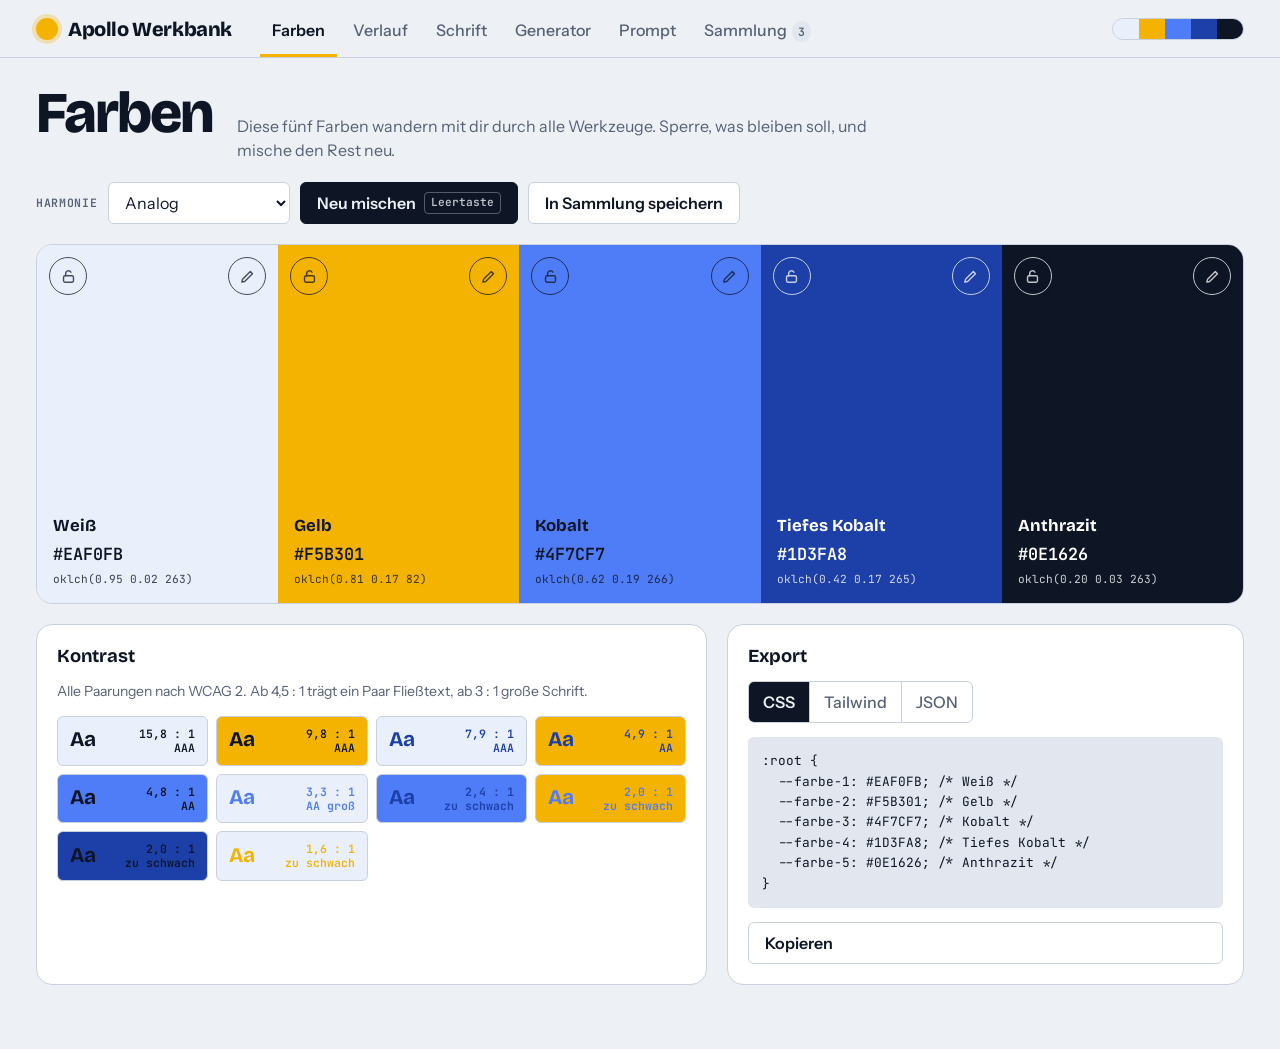
<file: index.html>
<!doctype html>
<html lang="de">
<head>
<meta charset="utf-8">
<meta name="viewport" content="width=device-width, initial-scale=1, viewport-fit=cover">
<!--ARTIFACT-HEAD-->
<title>Apollo Werkbank</title>
<meta name="claude:viewport-fit-sides" content="cover">
<link rel="stylesheet" href="https://fonts.googleapis.com/css2?family=Bricolage+Grotesque:opsz,wght@12..96,500;12..96,700;12..96,800&family=Instrument+Sans:wght@400;500;600&family=JetBrains+Mono:wght@400;600&display=swap">
<link rel="stylesheet" href="styles.css">
<!--/ARTIFACT-HEAD-->
</head>
<body>
<!--ARTIFACT-BODY-->
<header class="top">
  <div class="top-in">
    <a class="brand" href="#farben" aria-label="Apollo Werkbank, zur Farbansicht">
      <span class="sun" aria-hidden="true"></span>
      <span class="brand-name">Apollo Werkbank</span>
    </a>
    <nav class="tabs" aria-label="Werkzeuge">
      <a href="#farben" data-tab="farben">Farben</a>
      <a href="#verlauf" data-tab="verlauf">Verlauf</a>
      <a href="#schrift" data-tab="schrift">Schrift</a>
      <a href="#generator" data-tab="generator">Generator</a>
      <a href="#prompt" data-tab="prompt">Prompt</a>
      <a href="#sammlung" data-tab="sammlung">Sammlung <span class="count" id="savedCount">0</span></a>
    </nav>
    <div class="strip" id="strip" role="img" aria-label="Aktive Palette"></div>
  </div>
</header>

<main class="wrap">

  <!-- ───────── Farben ───────── -->
  <section class="view" id="v-farben" aria-labelledby="h-farben">
    <div class="viewhead">
      <h1 id="h-farben">Farben</h1>
      <p>Diese fünf Farben wandern mit dir durch alle Werkzeuge. Sperre, was bleiben soll, und mische den Rest neu.</p>
    </div>
    <div class="toolbar">
      <label class="field inline" for="harmony"><span>Harmonie</span>
        <select id="harmony">
          <option value="analog">Analog</option>
          <option value="komplement">Komplementär</option>
          <option value="triade">Triade</option>
          <option value="split">Teilkomplementär</option>
          <option value="mono">Monochrom</option>
          <option value="zufall">Zufall</option>
        </select>
      </label>
      <button class="btn primary" id="mix" type="button">Neu mischen <kbd>Leertaste</kbd></button>
      <button class="btn" id="savePalette" type="button">In Sammlung speichern</button>
    </div>
    <div class="swatches" id="swatches"></div>
    <div class="cols">
      <div class="panel">
        <h2>Kontrast</h2>
        <p class="hint">Alle Paarungen nach WCAG 2. Ab 4,5 : 1 trägt ein Paar Fließtext, ab 3 : 1 große Schrift.</p>
        <div class="pairs" id="pairs"></div>
      </div>
      <div class="panel">
        <h2>Export</h2>
        <div class="seg" role="group" aria-label="Exportformat" id="exportFmt">
          <button type="button" data-v="css">CSS</button>
          <button type="button" data-v="tailwind">Tailwind</button>
          <button type="button" data-v="json">JSON</button>
        </div>
        <pre class="code" id="exportCode" tabindex="0"></pre>
        <button class="btn" type="button" data-copy="#exportCode">Kopieren</button>
      </div>
    </div>
  </section>

  <!-- ───────── Verlauf ───────── -->
  <section class="view" id="v-verlauf" aria-labelledby="h-verlauf" hidden>
    <div class="viewhead">
      <h1 id="h-verlauf">Verlauf</h1>
      <p>Zieh die Punkte über die Fläche. Ein Doppelklick auf einen Punkt wechselt seine Farbe.</p>
    </div>
    <div class="work">
      <div class="stage grad" id="gradStage">
        <div class="grain" id="gradGrain"></div>
      </div>
      <div class="panel controls">
        <div class="field"><span>Art</span>
          <div class="seg" role="group" aria-label="Art des Verlaufs" id="gradKind">
            <button type="button" data-v="mesh">Mesh</button>
            <button type="button" data-v="linear">Linear</button>
            <button type="button" data-v="conic">Konisch</button>
          </div>
        </div>
        <label class="field" for="gradSoft" id="gradSoftF"><span>Weichheit <output id="gradSoftO"></output></span>
          <input type="range" id="gradSoft" min="30" max="95" step="1">
        </label>
        <label class="field" for="gradAngle" id="gradAngleF"><span>Winkel <output id="gradAngleO"></output></span>
          <input type="range" id="gradAngle" min="0" max="360" step="1">
        </label>
        <label class="check" for="gradGrainC"><input type="checkbox" id="gradGrainC"> Körnung (nur in der Vorschau)</label>
        <div class="row">
          <button class="btn primary" id="gradShuffle" type="button">Punkte würfeln</button>
          <button class="btn" id="saveGrad" type="button">Speichern</button>
        </div>
        <pre class="code" id="gradCode" tabindex="0"></pre>
        <button class="btn" type="button" data-copy="#gradCode">CSS kopieren</button>
      </div>
    </div>
  </section>

  <!-- ───────── Schrift ───────── -->
  <section class="view" id="v-schrift" aria-labelledby="h-schrift" hidden>
    <div class="viewhead">
      <h1 id="h-schrift">Schrift</h1>
      <p>Ein Schriftpaar, eine Grundgröße, ein Intervall. Die Texte im Muster kannst du überschreiben.</p>
    </div>
    <div class="work">
      <div class="stage specimen" id="specimen"></div>
      <div class="panel controls">
        <label class="field" for="typePair"><span>Schriftpaar</span>
          <select id="typePair"></select>
        </label>
        <label class="field" for="typeBase"><span>Grundgröße <output id="typeBaseO"></output></span>
          <input type="range" id="typeBase" min="14" max="22" step="1">
        </label>
        <label class="field" for="typeRatio"><span>Intervall</span>
          <select id="typeRatio">
            <option value="1.125">Große Sekunde · 1,125</option>
            <option value="1.2">Kleine Terz · 1,2</option>
            <option value="1.25">Große Terz · 1,25</option>
            <option value="1.333">Quarte · 1,333</option>
            <option value="1.5">Quinte · 1,5</option>
            <option value="1.618">Goldener Schnitt · 1,618</option>
          </select>
        </label>
        <div class="row">
          <button class="btn" id="saveType" type="button">Speichern</button>
        </div>
        <pre class="code" id="typeCode" tabindex="0"></pre>
        <button class="btn" type="button" data-copy="#typeCode">CSS kopieren</button>
      </div>
    </div>
  </section>

  <!-- ───────── Generator ───────── -->
  <section class="view" id="v-generator" aria-labelledby="h-generator" hidden>
    <div class="viewhead">
      <h1 id="h-generator">Generator</h1>
      <p>Grafiken aus deiner Palette. Derselbe Startwert ergibt immer dasselbe Bild.</p>
    </div>
    <div class="work">
      <div class="stage art" id="artStage"></div>
      <div class="panel controls">
        <div class="field"><span>Muster</span>
          <div class="seg" role="group" aria-label="Muster" id="genAlgo">
            <button type="button" data-v="flow">Strömung</button>
            <button type="button" data-v="orbit">Umlaufbahn</button>
            <button type="button" data-v="tiles">Kacheln</button>
          </div>
        </div>
        <div class="field"><label for="genSeed"><span>Startwert</span></label>
          <div class="row tight">
            <input type="text" id="genSeed" maxlength="24" autocomplete="off" spellcheck="false">
            <button class="btn primary" id="genRoll" type="button">Würfeln</button>
          </div>
        </div>
        <label class="field" for="genDensity"><span>Dichte <output id="genDensityO"></output></span>
          <input type="range" id="genDensity" min="5" max="100" step="1">
        </label>
        <div class="row">
          <label class="field grow" for="genFormat"><span>Format</span>
            <select id="genFormat">
              <option>1:1</option><option>4:5</option><option>16:9</option><option>9:16</option>
            </select>
          </label>
          <label class="field grow" for="genGround"><span>Grund</span>
            <select id="genGround">
              <option value="dark">Dunkel</option><option value="light">Hell</option>
            </select>
          </label>
        </div>
        <div class="row">
          <button class="btn" id="genCopy" type="button">SVG kopieren</button>
          <button class="btn" id="saveGen" type="button">Speichern</button>
        </div>
        <p class="hint" id="genInfo"></p>
      </div>
    </div>
  </section>

  <!-- ───────── Prompt ───────── -->
  <section class="view" id="v-prompt" aria-labelledby="h-prompt" hidden>
    <div class="viewhead">
      <h1 id="h-prompt">Prompt</h1>
      <p>Bau einen Bildprompt aus Motiv, Stil und deiner Palette. Die meisten Bildmodelle verstehen Englisch am besten, deshalb entsteht der Prompt auf Englisch.</p>
    </div>
    <div class="work even">
      <div class="panel controls">
        <div class="field"><label for="pMotif"><span>Motiv</span></label>
          <textarea id="pMotif" rows="3" placeholder="z. B. a ceramic espresso cup on a concrete ledge"></textarea>
          <button class="btn small" id="pIdea" type="button">Zufallsidee</button>
        </div>
        <div id="chipGroups"></div>
        <div class="row">
          <label class="field grow" for="pFormat"><span>Format</span>
            <select id="pFormat">
              <option>1:1</option><option>4:5</option><option>3:2</option><option>16:9</option><option>9:16</option>
            </select>
          </label>
        </div>
        <label class="check" for="pPal"><input type="checkbox" id="pPal"> Aktive Palette einbauen</label>
        <label class="check" for="pClean"><input type="checkbox" id="pClean"> Ohne Text und Wasserzeichen</label>
      </div>
      <div class="panel out">
        <h2>Dein Prompt</h2>
        <textarea id="pOut" rows="9" readonly aria-label="Fertiger Prompt"></textarea>
        <p class="hint" id="pLen"></p>
        <div class="row">
          <button class="btn primary" type="button" data-copy="#pOut">Kopieren</button>
          <button class="btn" id="savePrompt" type="button">Speichern</button>
          <button class="btn" id="pReset" type="button">Auswahl leeren</button>
        </div>
      </div>
    </div>
  </section>

  <!-- ───────── Sammlung ───────── -->
  <section class="view" id="v-sammlung" aria-labelledby="h-sammlung" hidden>
    <div class="viewhead">
      <h1 id="h-sammlung">Sammlung</h1>
      <p>Alles, was du gespeichert hast. Die Sammlung liegt nur in diesem Browser.</p>
    </div>
    <div class="shelf" id="shelf"></div>
  </section>
</main>

<div class="toast" id="toast" role="status" aria-live="polite" hidden></div>
<script src="app.js"></script>
<!--/ARTIFACT-BODY-->
</body>
</html>
</file>
<file: styles.css>
/* Layout: Kopfzeile mit Werkzeug-Reitern und der mitwandernden Palette; darunter je Werkzeug eine große Bühne plus schmales Bedienfeld. */
:root {
  --bg: #EDF0F5;
  --surface: #FFFFFF;
  --sunken: #E2E7EF;
  --ink: #0E1626;
  --muted: #566176;
  --line: #C9D1DE;
  --accent: #1D4ED8;
  --accent-ink: #FFFFFF;
  --sun: #F5B301;
  --ok: #0F7B4F;
  --warn: #A45A00;
  --bad: #B3261E;
  --font-display: "Bricolage Grotesque", "Arial Narrow", "Helvetica Neue", Arial, sans-serif;
  --font-body: "Instrument Sans", "Segoe UI", system-ui, -apple-system, Arial, sans-serif;
  --font-mono: "JetBrains Mono", ui-monospace, "SF Mono", Menlo, Consolas, monospace;
  --r-s: 6px;
  --r-l: 16px;
}
@media (prefers-color-scheme: dark) {
  :root:not([data-theme="light"]) {
    --bg: #0B111D; --surface: #141C2C; --sunken: #0F1624; --ink: #E8ECF4; --muted: #96A2B8;
    --line: #2B3650; --accent: #86A8FF; --accent-ink: #0B111D; --sun: #FFC83D;
    --ok: #5FD39B; --warn: #F0B15A; --bad: #FF8A80;
    color-scheme: dark;
  }
}
:root[data-theme="dark"] {
  --bg: #0B111D; --surface: #141C2C; --sunken: #0F1624; --ink: #E8ECF4; --muted: #96A2B8;
  --line: #2B3650; --accent: #86A8FF; --accent-ink: #0B111D; --sun: #FFC83D;
  --ok: #5FD39B; --warn: #F0B15A; --bad: #FF8A80;
  color-scheme: dark;
}

*, *::before, *::after { box-sizing: border-box; }
[hidden] { display: none !important; }
body {
  margin: 0;
  background: var(--bg);
  color: var(--ink);
  font: 400 16px/1.5 var(--font-body);
  -webkit-font-smoothing: antialiased;
}
body::before {
  content: ""; position: fixed; inset: 0 0 auto; height: env(safe-area-inset-top, 0px);
  z-index: 10; background: var(--bg);
}
h1, h2, p { margin: 0; }
button, input, select, textarea { font: inherit; color: inherit; }
:focus-visible { outline: 2px solid var(--accent); outline-offset: 2px; }

/* ── Kopf ── */
.top {
  position: sticky; top: env(safe-area-inset-top, 0px); z-index: 9;
  background: var(--bg);
  border-bottom: 1px solid var(--line);
}
.top-in {
  max-width: 1240px; margin: 0 auto;
  padding-block: 10px 0;
  padding-left: max(16px, env(safe-area-inset-left, 0px));
  padding-right: max(16px, env(safe-area-inset-right, 0px));
  display: grid; grid-template-columns: auto 1fr auto; align-items: center; column-gap: 28px; row-gap: 6px;
}
.brand { display: flex; align-items: center; gap: 10px; text-decoration: none; color: var(--ink); padding-bottom: 10px; }
.brand-name { font: 800 1.25rem/1 var(--font-display); letter-spacing: -0.02em; white-space: nowrap; }
.sun {
  width: 22px; height: 22px; border-radius: 50%; background: var(--sun);
  box-shadow: 0 0 0 4px color-mix(in srgb, var(--sun) 28%, transparent);
}
.tabs { display: flex; gap: 4px; min-width: 0; overflow-x: auto; scrollbar-width: none; align-self: end; }
.tabs::-webkit-scrollbar { display: none; }
.tabs a {
  padding: 8px 12px 12px; text-decoration: none; color: var(--muted); font-weight: 500;
  border-bottom: 3px solid transparent; white-space: nowrap;
}
.tabs a:hover { color: var(--ink); }
.tabs a[aria-current="page"] { color: var(--ink); border-bottom-color: var(--sun); font-weight: 600; }
.count {
  font: 600 0.72rem/1 var(--font-mono); padding: 3px 6px; border-radius: 99px;
  background: var(--sunken); color: var(--muted); margin-left: 2px;
}
.strip { display: flex; width: 132px; height: 22px; border-radius: 99px; overflow: hidden; border: 1px solid var(--line); margin-bottom: 10px; }
.strip i { flex: 1; }

/* ── Seite ── */
.wrap {
  max-width: 1240px; margin: 0 auto;
  padding-block: 28px 64px;
  padding-left: max(16px, env(safe-area-inset-left, 0px));
  padding-right: max(16px, env(safe-area-inset-right, 0px));
}
.view { display: flex; flex-direction: column; gap: 20px; }
.viewhead { display: flex; flex-wrap: wrap; align-items: baseline; column-gap: 24px; row-gap: 4px; }
.viewhead h1 { font: 800 clamp(2.2rem, 6vw, 3.6rem)/0.95 var(--font-display); letter-spacing: -0.035em; }
.viewhead p { color: var(--muted); max-width: 62ch; flex: 1 1 300px; min-width: 0; }
h2 { font: 700 1.15rem/1.2 var(--font-display); letter-spacing: -0.01em; }
.hint { color: var(--muted); font-size: 0.875rem; }

.toolbar, .row { display: flex; flex-wrap: wrap; gap: 10px; align-items: end; }
.row.tight { flex-wrap: nowrap; gap: 8px; }
.row.tight input { flex: 1; min-width: 0; }
.grow { flex: 1 1 120px; }

/* ── Bedienelemente ── */
.btn {
  display: inline-flex; align-items: center; gap: 8px;
  min-height: 42px; padding: 0 16px; border-radius: var(--r-s);
  border: 1px solid var(--line); background: var(--surface); color: var(--ink);
  font-weight: 600; cursor: pointer; white-space: nowrap;
}
.btn:hover { border-color: var(--ink); }
.btn.primary { background: var(--ink); color: var(--bg); border-color: var(--ink); }
.btn.primary:hover { background: var(--accent); border-color: var(--accent); color: var(--accent-ink); }
.btn.small { min-height: 32px; padding: 0 10px; font-size: 0.875rem; align-self: flex-start; }
kbd {
  font: 600 0.7rem/1 var(--font-mono); padding: 4px 6px; border-radius: 4px;
  border: 1px solid color-mix(in srgb, currentColor 40%, transparent); opacity: 0.8;
}
.field { display: flex; flex-direction: column; gap: 6px; min-width: 0; }
.field.inline { flex-direction: row; align-items: center; gap: 10px; }
.field > span, .field > label > span {
  font: 600 0.72rem/1.2 var(--font-mono); letter-spacing: 0.06em; text-transform: uppercase; color: var(--muted);
  display: flex; justify-content: space-between; gap: 8px;
}
.field output { color: var(--ink); font-variant-numeric: tabular-nums; }
select, input[type="text"], textarea {
  min-height: 42px; padding: 8px 12px; border-radius: var(--r-s);
  border: 1px solid var(--line); background: var(--surface); width: 100%;
}
textarea { resize: vertical; line-height: 1.45; }
input[type="range"] { width: 100%; accent-color: var(--accent); min-height: 28px; }
.check { display: flex; align-items: center; gap: 10px; cursor: pointer; }
.check input { width: 18px; height: 18px; accent-color: var(--accent); }
.seg { display: flex; border: 1px solid var(--line); border-radius: var(--r-s); overflow: hidden; background: var(--surface); align-self: flex-start; max-width: 100%; }
.seg button {
  flex: 1; min-height: 40px; padding: 0 14px; border: 0; background: none; cursor: pointer;
  font-weight: 500; color: var(--muted); white-space: nowrap;
}
.controls .seg { align-self: stretch; }
.controls .seg button { padding: 0 8px; }
.seg button + button { border-left: 1px solid var(--line); }
.seg button[aria-pressed="true"] { background: var(--ink); color: var(--bg); font-weight: 600; }

.panel {
  background: var(--surface); border: 1px solid var(--line); border-radius: var(--r-l);
  padding: 20px; display: flex; flex-direction: column; gap: 14px; min-width: 0;
}
.code {
  margin: 0; padding: 14px; border-radius: var(--r-s); background: var(--sunken);
  font: 400 0.8rem/1.6 var(--font-mono); overflow-x: auto; white-space: pre; max-height: 260px;
}

/* ── Farben ── */
.swatches { display: flex; height: 360px; border-radius: var(--r-l); overflow: hidden; border: 1px solid var(--line); }
.sw {
  flex: 1; min-width: 0; display: flex; flex-direction: column; justify-content: flex-end; gap: 6px;
  padding: 16px; position: relative; transition: flex-grow 0.25s ease;
}
.sw:hover, .sw:focus-within { flex-grow: 1.35; }
.sw-name { font: 700 1.05rem/1.15 var(--font-display); overflow-wrap: anywhere; }
.sw-hex {
  font: 600 1.05rem/1 var(--font-mono); background: none; border: 0; padding: 4px 0; cursor: pointer;
  color: inherit; text-align: left; text-transform: uppercase;
}
.sw-hex:hover { text-decoration: underline; }
.sw-lch { font: 400 0.7rem/1.3 var(--font-mono); opacity: 0.8; overflow-wrap: anywhere; }
.sw-tools { position: absolute; top: 12px; left: 12px; right: 12px; display: flex; justify-content: space-between; gap: 6px; }
.sw-btn {
  width: 38px; height: 38px; border-radius: 50%; border: 1.5px solid currentColor; background: none;
  color: inherit; cursor: pointer; display: grid; place-items: center; position: relative; opacity: 0.75;
}
.sw-btn:hover { opacity: 1; }
.sw-btn[aria-pressed="true"] { background: currentColor; opacity: 1; }
.sw-btn[aria-pressed="true"] svg { stroke: var(--swbg); }
.sw-btn svg { width: 17px; height: 17px; fill: none; stroke: currentColor; stroke-width: 2; stroke-linecap: round; stroke-linejoin: round; }
.sw-btn input { position: absolute; inset: 0; opacity: 0; cursor: pointer; width: 100%; height: 100%; }

.cols { display: grid; grid-template-columns: 1.3fr 1fr; gap: 20px; }
.pairs { display: grid; grid-template-columns: repeat(auto-fill, minmax(150px, 1fr)); gap: 8px; }
.pair {
  border-radius: var(--r-s); padding: 10px 12px; display: flex; justify-content: space-between; align-items: center; gap: 8px;
  border: 1px solid var(--line);
}
.pair b { font: 700 1.3rem/1 var(--font-display); }
.pair span { font: 600 0.72rem/1.2 var(--font-mono); text-align: right; font-variant-numeric: tabular-nums; }

/* ── Bühne + Bedienfeld ── */
.work { display: grid; grid-template-columns: minmax(0, 1fr) 340px; gap: 20px; align-items: start; }
.work.even { grid-template-columns: minmax(0, 1fr) minmax(0, 1fr); }
.stage { border-radius: var(--r-l); border: 1px solid var(--line); overflow: hidden; position: relative; min-width: 0; }
.stage.grad { aspect-ratio: 16 / 10; max-width: 100%; touch-action: none; }
.grain {
  position: absolute; inset: 0; pointer-events: none; opacity: 0.32; mix-blend-mode: overlay;
  background-image: url("data:image/svg+xml,%3Csvg xmlns='http://www.w3.org/2000/svg' width='220' height='220'%3E%3Cfilter id='n'%3E%3CfeTurbulence type='fractalNoise' baseFrequency='.9' numOctaves='2' stitchTiles='stitch'/%3E%3CfeColorMatrix values='0 0 0 0 .5 0 0 0 0 .5 0 0 0 0 .5 0 0 0 1 0'/%3E%3C/filter%3E%3Crect width='100%25' height='100%25' filter='url(%23n)'/%3E%3C/svg%3E");
}
.handle {
  position: absolute; width: 34px; height: 34px; margin: -17px 0 0 -17px; border-radius: 50%;
  border: 3px solid #fff; box-shadow: 0 0 0 1.5px rgba(0,0,0,0.55), 0 4px 12px rgba(0,0,0,0.3);
  cursor: grab; padding: 0; touch-action: none;
}
.handle:active { cursor: grabbing; }

.specimen { padding: clamp(20px, 5vw, 48px); display: flex; flex-direction: column; gap: 18px; }
.spec-row { display: flex; flex-direction: column; gap: 4px; min-width: 0; }
.spec-tag { font: 600 0.68rem/1 var(--font-mono); letter-spacing: 0.06em; text-transform: uppercase; opacity: 0.65; }
.spec-row [contenteditable] { overflow-wrap: anywhere; text-wrap: balance; border-radius: 4px; }
.spec-pill { align-self: flex-start; padding: 0.55em 1.1em; border-radius: 99px; font-weight: 600; }

.stage.art { display: grid; place-items: center; background: var(--sunken); padding: 16px; min-height: 280px; }
.stage.art svg { display: block; max-width: 100%; max-height: 72vh; width: auto; height: auto; border-radius: 6px; }

/* ── Prompt ── */
.chipgroup { display: flex; flex-direction: column; gap: 8px; margin-bottom: 14px; }
.chipgroup > span { font: 600 0.72rem/1.2 var(--font-mono); letter-spacing: 0.06em; text-transform: uppercase; color: var(--muted); }
.chips { display: flex; flex-wrap: wrap; gap: 6px; }
.chip {
  min-height: 36px; padding: 0 13px; border-radius: 99px; border: 1px solid var(--line); background: var(--surface);
  cursor: pointer; font-size: 0.9rem; font-weight: 500;
}
.chip:hover { border-color: var(--ink); }
.chip[aria-pressed="true"] { background: var(--accent); border-color: var(--accent); color: var(--accent-ink); font-weight: 600; }
.out { position: sticky; top: calc(env(safe-area-inset-top, 0px) + 76px); }
#pOut { font: 400 0.9rem/1.6 var(--font-mono); background: var(--sunken); }

/* ── Sammlung ── */
.shelf { display: grid; grid-template-columns: repeat(auto-fill, minmax(240px, 1fr)); gap: 16px; }
.card { background: var(--surface); border: 1px solid var(--line); border-radius: var(--r-l); overflow: hidden; display: flex; flex-direction: column; }
.thumb { height: 140px; display: flex; overflow: hidden; background: var(--sunken); }
.thumb i { flex: 1; }
.thumb svg { width: 100%; height: 100%; }
.thumb.text { padding: 14px; font: 400 0.78rem/1.5 var(--font-mono); color: var(--muted); align-items: flex-start; }
.thumb.aa { align-items: center; justify-content: center; font-size: 4rem; line-height: 1; }
.card-body { padding: 14px 16px 16px; display: flex; flex-direction: column; gap: 10px; }
.card-kind { font: 600 0.68rem/1 var(--font-mono); letter-spacing: 0.06em; text-transform: uppercase; color: var(--muted); display: flex; gap: 8px; align-items: center; }
.badge { padding: 3px 6px; border-radius: 4px; background: color-mix(in srgb, var(--sun) 30%, transparent); color: var(--ink); }
.card-name { font: 700 1.05rem/1.25 var(--font-display); overflow-wrap: anywhere; }
.empty { grid-column: 1 / -1; padding: 40px 20px; text-align: center; color: var(--muted); border: 1px dashed var(--line); border-radius: var(--r-l); }

/* ── Meldung ── */
.toast {
  position: fixed; left: 50%; transform: translateX(-50%);
  bottom: calc(20px + env(safe-area-inset-bottom, 0px)); z-index: 20;
  background: var(--ink); color: var(--bg); padding: 10px 16px; border-radius: 99px;
  font-weight: 600; font-size: 0.9rem; display: flex; gap: 14px; align-items: center;
  max-width: calc(100vw - 32px); box-shadow: 0 8px 28px rgba(0,0,0,0.25);
}
.toast button { background: none; border: 0; color: var(--sun); font-weight: 700; cursor: pointer; padding: 4px; }

@media (max-width: 900px) {
  .work, .work.even, .cols { grid-template-columns: minmax(0, 1fr); }
  .out { position: static; }
}
@media (max-width: 720px) {
  .top-in { grid-template-columns: 1fr auto; }
  .tabs { grid-column: 1 / -1; grid-row: 2; margin-inline: -4px; }
  .brand, .strip { padding-bottom: 0; margin-bottom: 0; }
  .strip { width: 96px; }
  .swatches { flex-direction: column; height: auto; }
  .sw { flex-direction: row; align-items: center; justify-content: flex-start; flex-wrap: wrap; column-gap: 12px; row-gap: 2px; padding: 14px 108px 14px 16px; min-height: 84px; }
  .sw:hover, .sw:focus-within { flex-grow: 1; }
  .sw-name { flex-basis: 100%; }
  .sw-tools { left: auto; top: 50%; transform: translateY(-50%); }
  .stage.grad { aspect-ratio: 4 / 5; }
  kbd { display: none; }
  .wrap { padding-block: 20px 56px; }
}
@media (prefers-reduced-motion: reduce) { * { transition: none !important; } }
</file>
